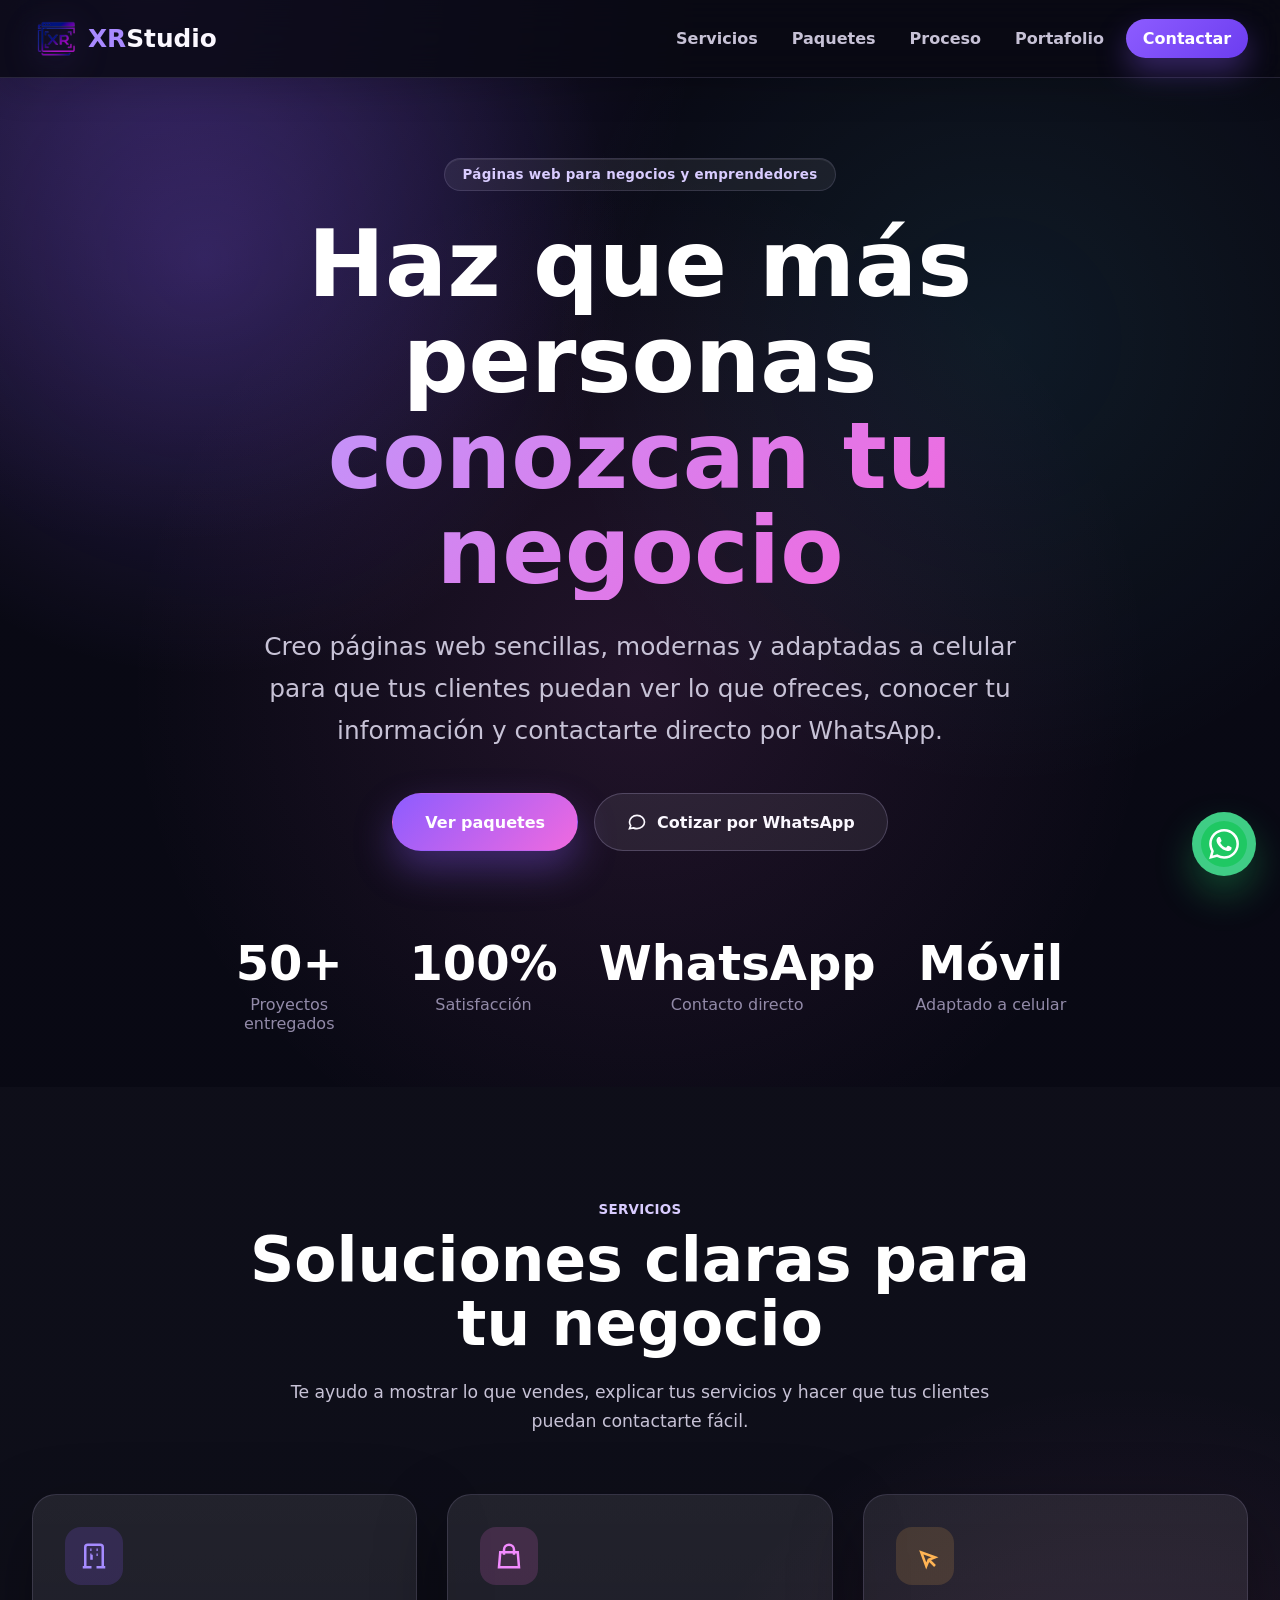
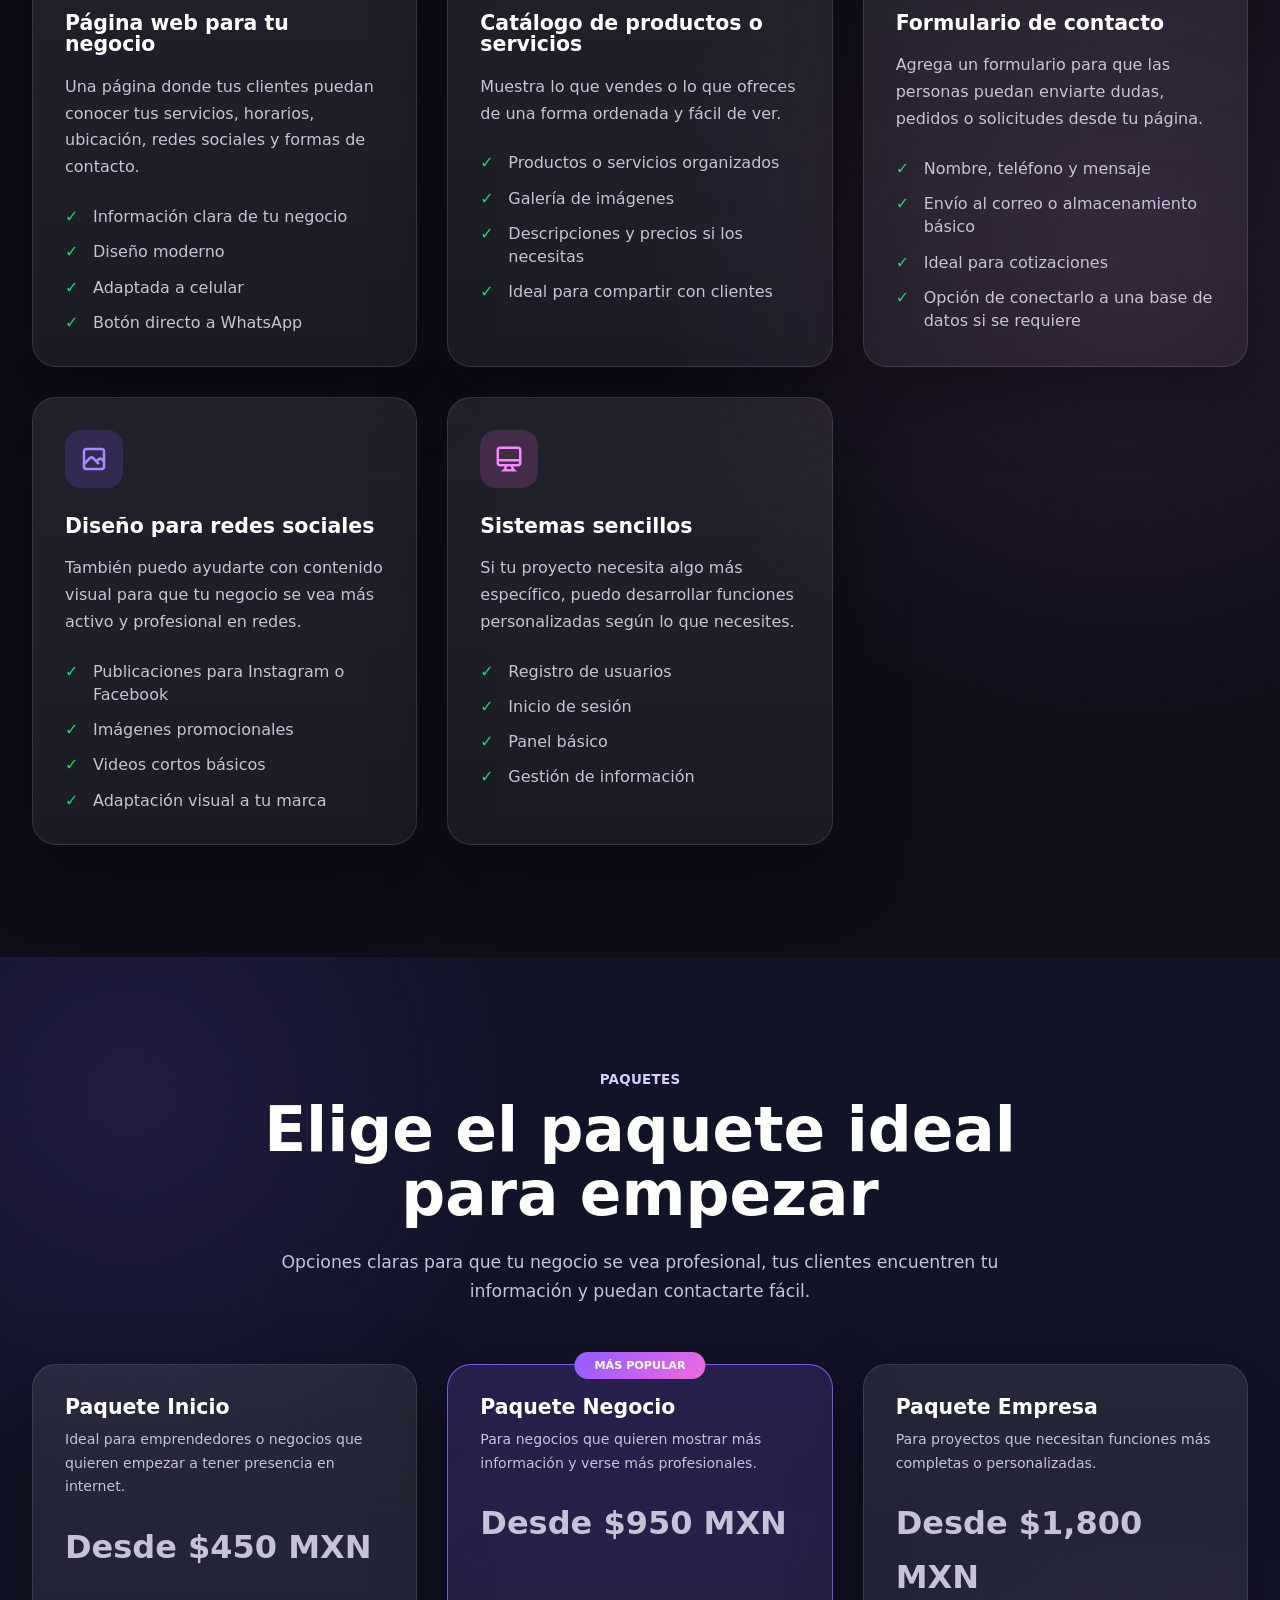
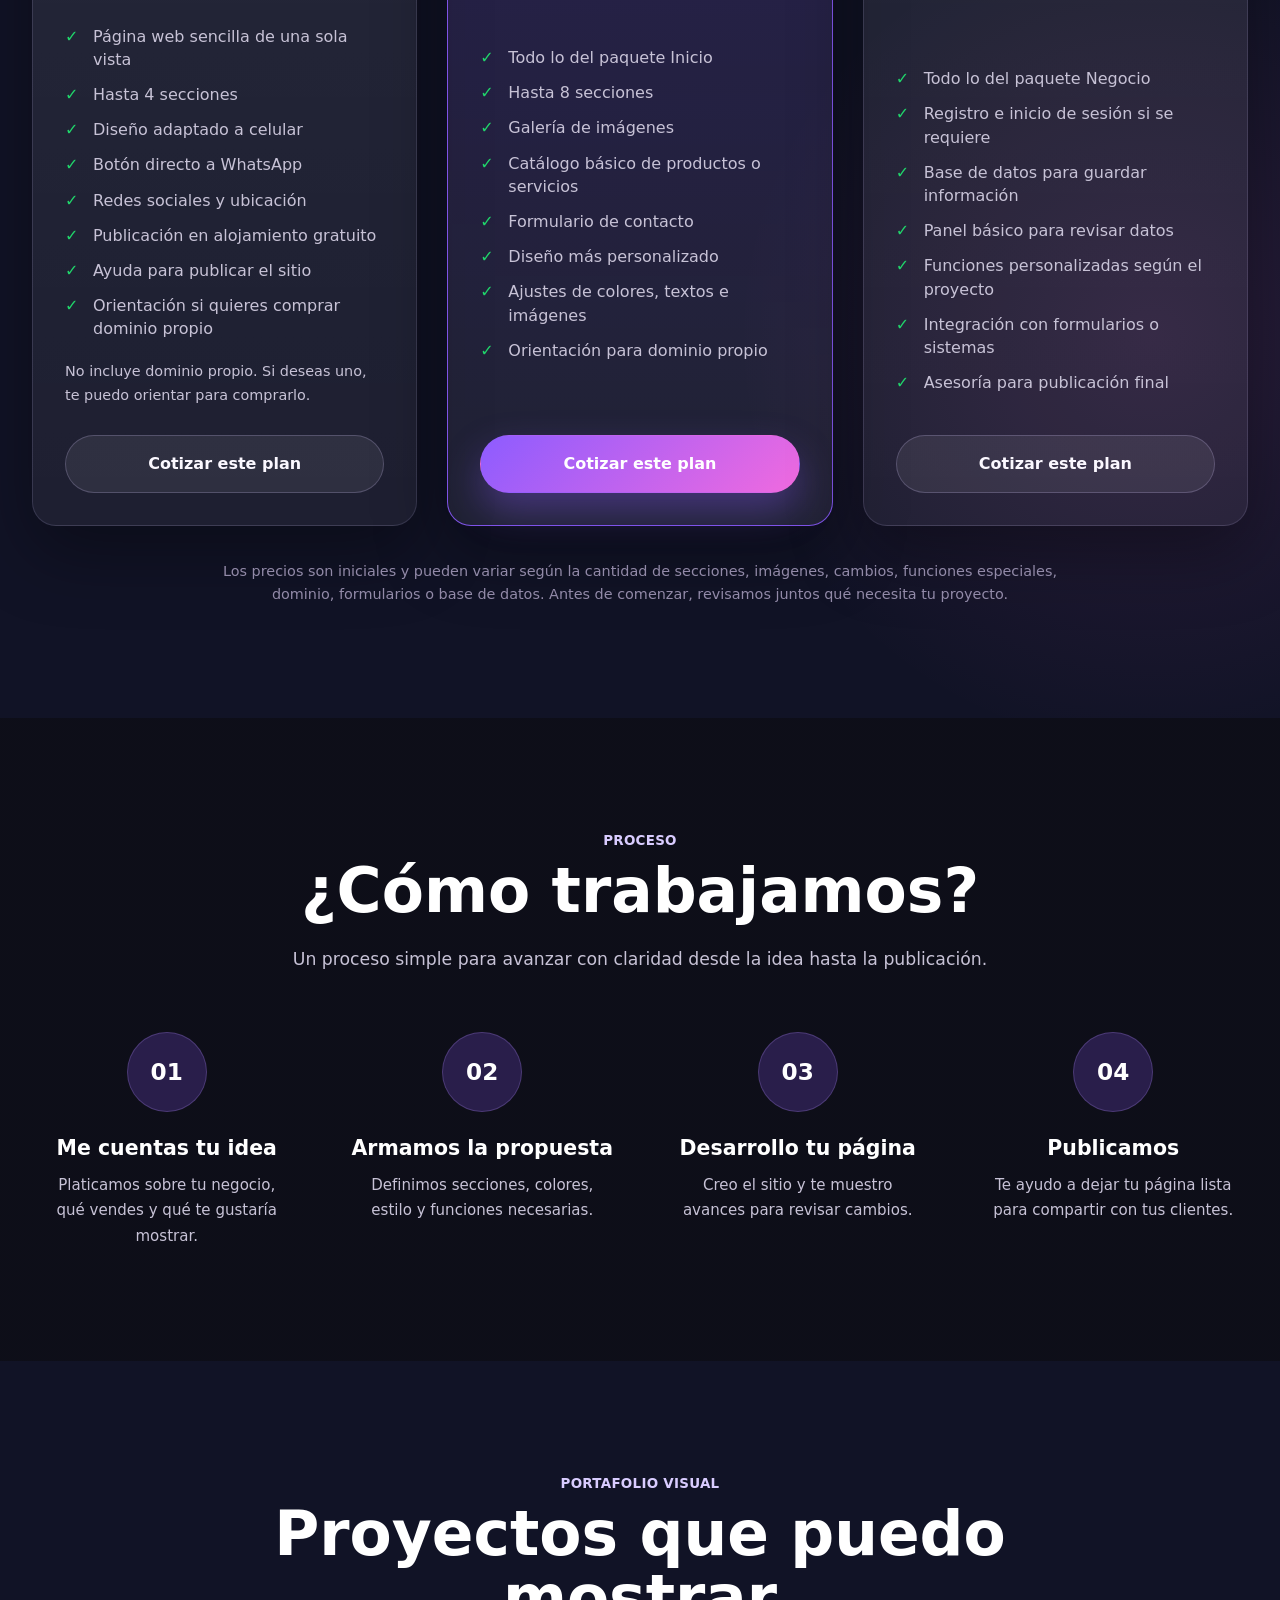
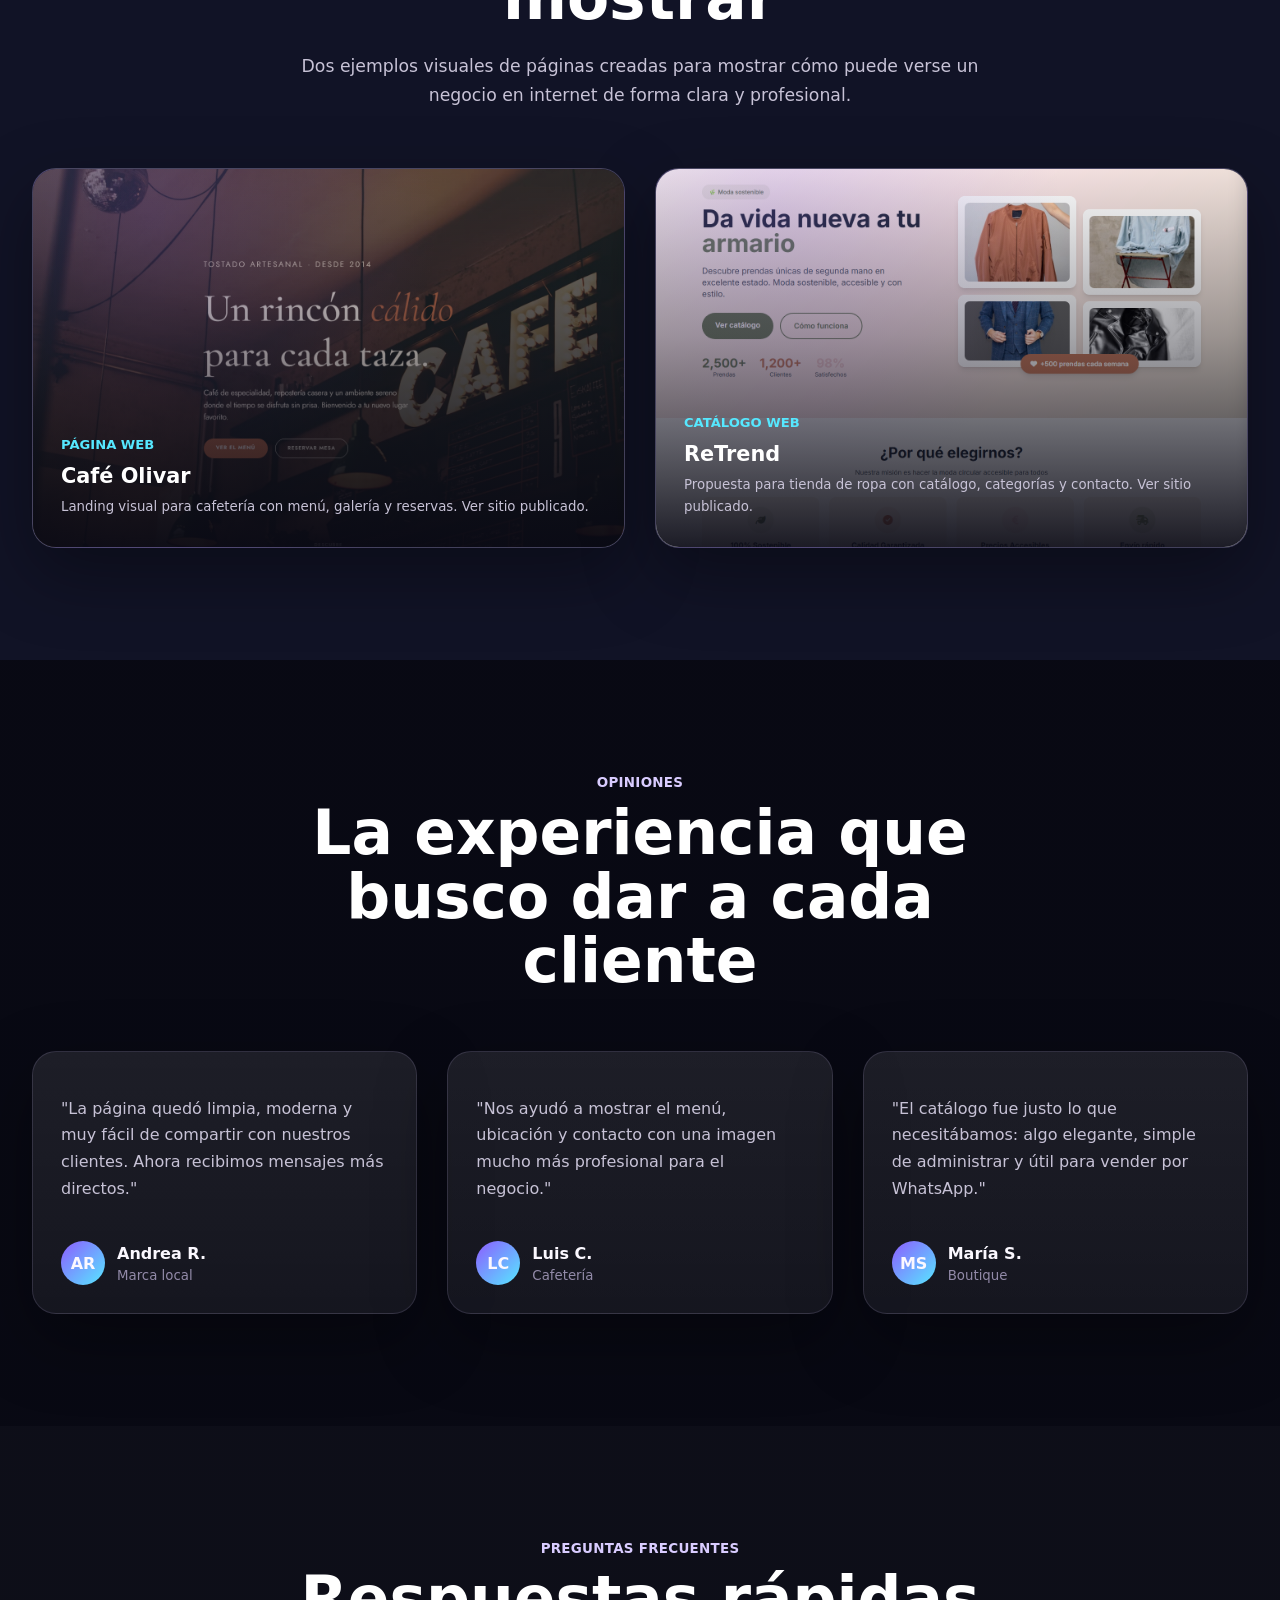
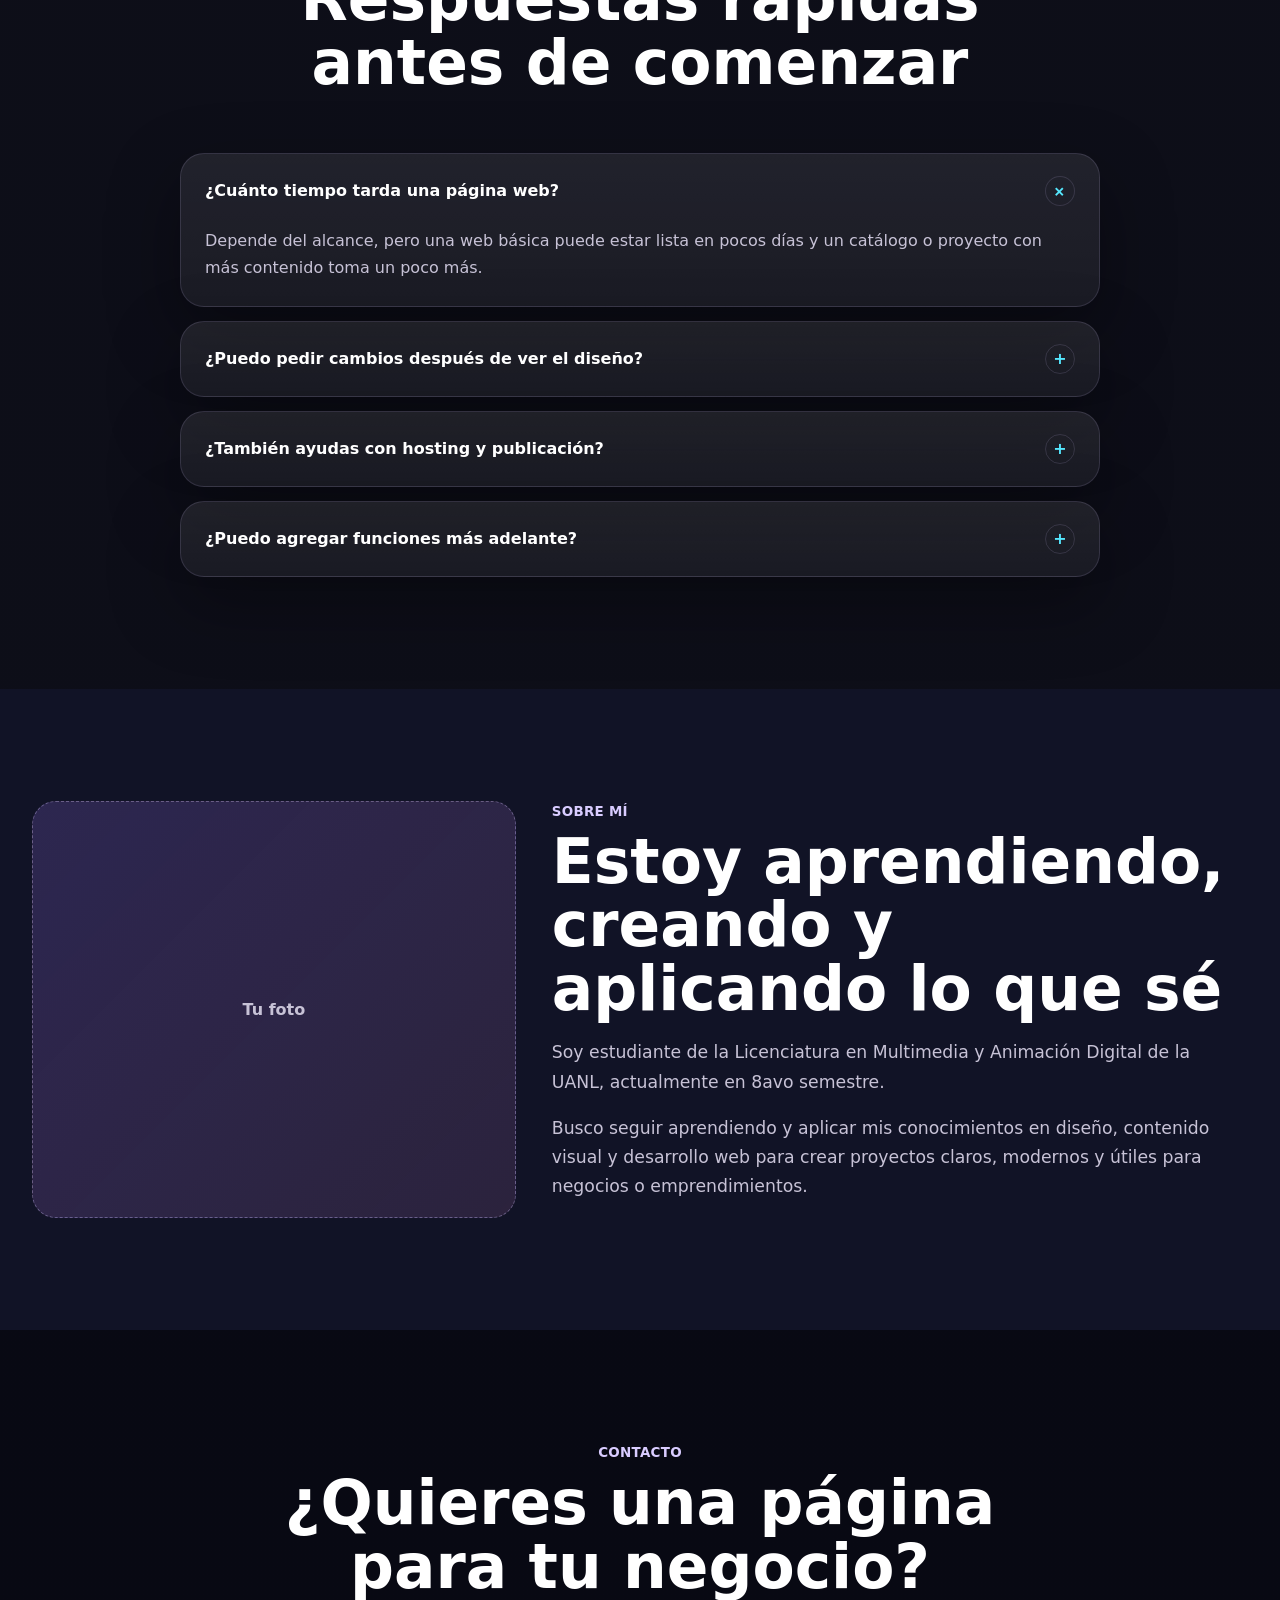
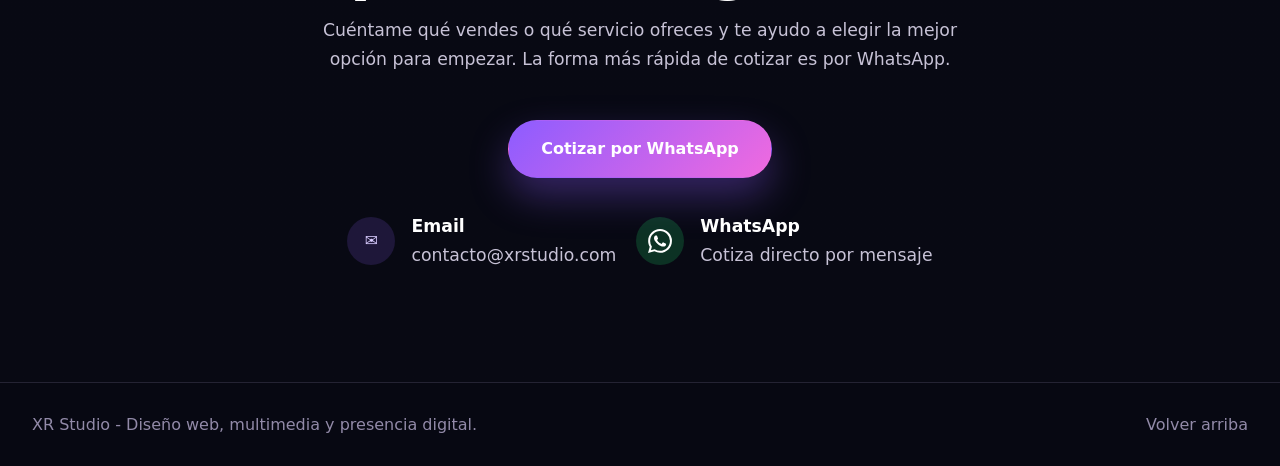
<file: index.html>
<!DOCTYPE html>
<html lang="es">
<head>
  <!--
    XR Studio - Portafolio web
    Estructura limpia basada en el sitio original:
    hero centrado, servicios en tarjetas, paquetes, proceso circular,
    portafolio visual como espacios editables, opiniones, FAQ, sobre mi y contacto.
  -->
  <meta charset="UTF-8">
  <meta name="viewport" content="width=device-width, initial-scale=1.0">
  <meta name="description" content="XR Studio crea páginas web sencillas, modernas y adaptadas a celular para negocios y emprendedores.">
  <title>XR Studio | Páginas web para negocios</title>
  <link rel="stylesheet" href="styles.css?v=6">
</head>
<body>
  <!-- Header fijo: navegación principal y botón de contacto. -->
  <header class="site-header" id="inicio">
    <a class="brand" href="#inicio" aria-label="Volver al inicio de XR Studio">
      <img class="brand-mark" src="assets/xr-digital-mark.png" alt="" aria-hidden="true">
      <span class="brand-name"><span>XR</span><strong>Studio</strong></span>
    </a>

    <button class="nav-toggle" type="button" aria-label="Abrir menu" aria-expanded="false">
      <span></span>
      <span></span>
      <span></span>
    </button>

    <nav class="main-nav" aria-label="Navegación principal">
      <a href="#servicios">Servicios</a>
      <a href="#paquetes">Paquetes</a>
      <a href="#proceso">Proceso</a>
      <a href="#portafolio">Portafolio</a>
      <a href="#contacto" class="nav-cta">Contactar</a>
    </nav>
  </header>

  <main>
    <!-- Hero: mantiene la esencia original, texto centrado y botones redondeados. -->
    <section class="hero">
      <div class="hero-bg" aria-hidden="true"></div>
      <div class="container hero-inner reveal">
        <p class="pill">Páginas web para negocios y emprendedores</p>
        <h1>Haz que más personas <span>conozcan tu negocio</span></h1>
        <p class="hero-text">Creo páginas web sencillas, modernas y adaptadas a celular para que tus clientes puedan ver lo que ofreces, conocer tu información y contactarte directo por WhatsApp.</p>
        <div class="hero-actions">
          <a class="btn btn-primary" href="#paquetes">Ver paquetes</a>
          <a class="btn btn-light whatsapp-link" href="#" target="_blank" rel="noopener">
            <svg aria-hidden="true" viewBox="0 0 24 24">
              <path d="M8 12h.01M12 12h.01M16 12h.01M21 12c0 4.418-4.03 8-9 8a9.863 9.863 0 0 1-4.255-.949L3 20l1.395-3.72C3.512 15.042 3 13.574 3 12c0-4.418 4.03-8 9-8s9 3.582 9 8z"></path>
            </svg>
            Cotizar por WhatsApp
          </a>
        </div>

        <!-- Métricas: igual que la intención original, sin recuadros. -->
        <div class="metrics" aria-label="Indicadores de XR Studio">
          <article>
            <strong>50+</strong>
            <span>Proyectos entregados</span>
          </article>
          <article>
            <strong>100%</strong>
            <span>Satisfacción</span>
          </article>
          <article>
            <strong>WhatsApp</strong>
            <span>Contacto directo</span>
          </article>
          <article>
            <strong>Móvil</strong>
            <span>Adaptado a celular</span>
          </article>
        </div>
      </div>
    </section>

    <!-- Servicios: conserva las tarjetas del diseño original, solo cambia la paleta. -->
    <section class="section services" id="servicios">
      <div class="container">
        <div class="section-heading reveal">
          <span class="section-kicker">Servicios</span>
          <h2>Soluciones claras para tu negocio</h2>
          <p>Te ayudo a mostrar lo que vendes, explicar tus servicios y hacer que tus clientes puedan contactarte fácil.</p>
        </div>

        <div class="service-grid">
          <article class="service-card reveal">
            <div class="service-icon blue" aria-hidden="true">
              <svg viewBox="0 0 24 24">
                <path d="M19 21V5a2 2 0 0 0-2-2H7a2 2 0 0 0-2 2v16m14 0h2m-2 0h-5m-9 0H3m2 0h5M9 7h1m-1 4h1m4-4h1m-1 4h1m-5 4v-4"></path>
              </svg>
            </div>
            <h3>Página web para tu negocio</h3>
            <p>Una página donde tus clientes puedan conocer tus servicios, horarios, ubicación, redes sociales y formas de contacto.</p>
            <ul class="check-list">
              <li>Información clara de tu negocio</li>
              <li>Diseño moderno</li>
              <li>Adaptada a celular</li>
              <li>Botón directo a WhatsApp</li>
            </ul>
          </article>

          <article class="service-card reveal">
            <div class="service-icon purple" aria-hidden="true">
              <svg viewBox="0 0 24 24">
                <path d="M16 11V7a4 4 0 0 0-8 0v4M5 9h14l1 12H4L5 9z"></path>
              </svg>
            </div>
            <h3>Catálogo de productos o servicios</h3>
            <p>Muestra lo que vendes o lo que ofreces de una forma ordenada y fácil de ver.</p>
            <ul class="check-list">
              <li>Productos o servicios organizados</li>
              <li>Galería de imágenes</li>
              <li>Descripciones y precios si los necesitas</li>
              <li>Ideal para compartir con clientes</li>
            </ul>
          </article>

          <article class="service-card reveal">
            <div class="service-icon amber" aria-hidden="true">
              <svg viewBox="0 0 24 24">
                <path d="M15 15l-2 5L9 9l11 4-5 2zm0 0 5 5"></path>
              </svg>
            </div>
            <h3>Formulario de contacto</h3>
            <p>Agrega un formulario para que las personas puedan enviarte dudas, pedidos o solicitudes desde tu página.</p>
            <ul class="check-list">
              <li>Nombre, teléfono y mensaje</li>
              <li>Envío al correo o almacenamiento básico</li>
              <li>Ideal para cotizaciones</li>
              <li>Opción de conectarlo a una base de datos si se requiere</li>
            </ul>
          </article>

          <article class="service-card reveal">
            <div class="service-icon blue" aria-hidden="true">
              <svg viewBox="0 0 24 24">
                <path d="M4 16l4.6-4.6a2 2 0 0 1 2.8 0L16 16m-2-2 1.6-1.6a2 2 0 0 1 2.8 0L20 14M14 8h.01M6 20h12a2 2 0 0 0 2-2V6a2 2 0 0 0-2-2H6a2 2 0 0 0-2 2v12a2 2 0 0 0 2 2z"></path>
              </svg>
            </div>
            <h3>Diseño para redes sociales</h3>
            <p>También puedo ayudarte con contenido visual para que tu negocio se vea más activo y profesional en redes.</p>
            <ul class="check-list">
              <li>Publicaciones para Instagram o Facebook</li>
              <li>Imágenes promocionales</li>
              <li>Videos cortos básicos</li>
              <li>Adaptación visual a tu marca</li>
            </ul>
          </article>

          <article class="service-card reveal">
            <div class="service-icon purple" aria-hidden="true">
              <svg viewBox="0 0 24 24">
                <path d="M9.75 17 9 20l-1 1h8l-1-1-.75-3M3 13h18M5 17h14a2 2 0 0 0 2-2V5a2 2 0 0 0-2-2H5a2 2 0 0 0-2 2v10a2 2 0 0 0 2 2z"></path>
              </svg>
            </div>
            <h3>Sistemas sencillos</h3>
            <p>Si tu proyecto necesita algo más específico, puedo desarrollar funciones personalizadas según lo que necesites.</p>
            <ul class="check-list">
              <li>Registro de usuarios</li>
              <li>Inicio de sesión</li>
              <li>Panel básico</li>
              <li>Gestión de información</li>
            </ul>
          </article>
        </div>
      </div>
    </section>

    <!-- Paquetes: mantiene la lógica del diseño original con tarjetas y botones redondeados. -->
    <section class="section packages" id="paquetes">
      <div class="package-bg" aria-hidden="true"></div>
      <div class="container">
        <div class="section-heading reveal">
          <span class="section-kicker">Paquetes</span>
          <h2>Elige el paquete ideal para empezar</h2>
          <p>Opciones claras para que tu negocio se vea profesional, tus clientes encuentren tu información y puedan contactarte fácil.</p>
        </div>

        <div class="package-grid">
          <article class="package-card reveal">
            <div>
              <h3>Paquete Inicio</h3>
              <p class="package-subtitle">Ideal para emprendedores o negocios que quieren empezar a tener presencia en internet.</p>
              <p class="price">Desde $450 MXN</p>
            </div>
            <ul class="check-list">
              <li>Página web sencilla de una sola vista</li>
              <li>Hasta 4 secciones</li>
              <li>Diseño adaptado a celular</li>
              <li>Botón directo a WhatsApp</li>
              <li>Redes sociales y ubicación</li>
              <li>Publicación en alojamiento gratuito</li>
              <li>Ayuda para publicar el sitio</li>
              <li>Orientación si quieres comprar dominio propio</li>
            </ul>
            <p class="package-note">No incluye dominio propio. Si deseas uno, te puedo orientar para comprarlo.</p>
            <a class="btn btn-outline whatsapp-link" href="#" target="_blank" rel="noopener">Cotizar este plan</a>
          </article>

          <article class="package-card featured reveal">
            <span class="popular">Más popular</span>
            <div>
              <h3>Paquete Negocio</h3>
              <p class="package-subtitle">Para negocios que quieren mostrar más información y verse más profesionales.</p>
              <p class="price">Desde $950 MXN</p>
            </div>
            <ul class="check-list">
              <li>Todo lo del paquete Inicio</li>
              <li>Hasta 8 secciones</li>
              <li>Galería de imágenes</li>
              <li>Catálogo básico de productos o servicios</li>
              <li>Formulario de contacto</li>
              <li>Diseño más personalizado</li>
              <li>Ajustes de colores, textos e imágenes</li>
              <li>Orientación para dominio propio</li>
            </ul>
            <a class="btn btn-primary whatsapp-link" href="#" target="_blank" rel="noopener">Cotizar este plan</a>
          </article>

          <article class="package-card reveal">
            <div>
              <h3>Paquete Empresa</h3>
              <p class="package-subtitle">Para proyectos que necesitan funciones más completas o personalizadas.</p>
              <p class="price">Desde $1,800 MXN</p>
            </div>
            <ul class="check-list">
              <li>Todo lo del paquete Negocio</li>
              <li>Registro e inicio de sesión si se requiere</li>
              <li>Base de datos para guardar información</li>
              <li>Panel básico para revisar datos</li>
              <li>Funciones personalizadas según el proyecto</li>
              <li>Integración con formularios o sistemas</li>
              <li>Asesoría para publicación final</li>
            </ul>
            <a class="btn btn-outline whatsapp-link" href="#" target="_blank" rel="noopener">Cotizar este plan</a>
          </article>
        </div>

        <p class="pricing-note reveal">Los precios son iniciales y pueden variar según la cantidad de secciones, imágenes, cambios, funciones especiales, dominio, formularios o base de datos. Antes de comenzar, revisamos juntos qué necesita tu proyecto.</p>
      </div>
    </section>

    <!-- Proceso: mantiene los círculos numerados del desarrollo original. -->
    <section class="section process" id="proceso">
      <div class="container">
        <div class="section-heading reveal">
          <span class="section-kicker">Proceso</span>
          <h2>¿Cómo trabajamos?</h2>
          <p>Un proceso simple para avanzar con claridad desde la idea hasta la publicación.</p>
        </div>

        <div class="process-grid">
          <article class="process-step reveal">
            <span>01</span>
            <h3>Me cuentas tu idea</h3>
            <p>Platicamos sobre tu negocio, qué vendes y qué te gustaría mostrar.</p>
          </article>
          <article class="process-step reveal">
            <span>02</span>
            <h3>Armamos la propuesta</h3>
            <p>Definimos secciones, colores, estilo y funciones necesarias.</p>
          </article>
          <article class="process-step reveal">
            <span>03</span>
            <h3>Desarrollo tu página</h3>
            <p>Creo el sitio y te muestro avances para revisar cambios.</p>
          </article>
          <article class="process-step reveal">
            <span>04</span>
            <h3>Publicamos</h3>
            <p>Te ayudo a dejar tu página lista para compartir con tus clientes.</p>
          </article>
        </div>
      </div>
    </section>

    <!-- Portafolio visual: proyectos con captura y enlace público. -->
    <section class="section portfolio" id="portafolio">
      <div class="container">
        <div class="section-heading reveal">
          <span class="section-kicker">Portafolio visual</span>
          <h2>Proyectos que puedo mostrar</h2>
          <p>Dos ejemplos visuales de páginas creadas para mostrar cómo puede verse un negocio en internet de forma clara y profesional.</p>
        </div>

        <div class="portfolio-grid">
          <a class="portfolio-slot reveal" href="https://coffeolivar.netlify.app/" target="_blank" rel="noopener" aria-label="Abrir página Café Olivar">
            <img src="assets/portfolio-coffee.png" alt="Captura de la página Café Olivar">
            <span>Página web</span>
            <strong>Café Olivar</strong>
            <small>Landing visual para cafetería con menú, galería y reservas. Ver sitio publicado.</small>
          </a>
          <a class="portfolio-slot reveal" href="https://re-trend.netlify.app/" target="_blank" rel="noopener" aria-label="Abrir página ReTrend">
            <img src="assets/portfolio-ropita.png" alt="Captura de la página ReTrend">
            <span>Catálogo web</span>
            <strong>ReTrend</strong>
            <small>Propuesta para tienda de ropa con catálogo, categorías y contacto. Ver sitio publicado.</small>
          </a>
        </div>
      </div>
    </section>

    <!-- Opiniones: sección social debajo del portafolio visual. -->
    <section class="section testimonials" id="opiniones">
      <div class="container">
        <div class="section-heading reveal">
          <span class="section-kicker">Opiniones</span>
          <h2>La experiencia que busco dar a cada cliente</h2>
        </div>

        <div class="testimonial-grid">
          <article class="testimonial-card reveal">
            <p>"La página quedó limpia, moderna y muy fácil de compartir con nuestros clientes. Ahora recibimos mensajes más directos."</p>
            <div><span>AR</span><strong>Andrea R.</strong><small>Marca local</small></div>
          </article>
          <article class="testimonial-card reveal">
            <p>"Nos ayudó a mostrar el menú, ubicación y contacto con una imagen mucho más profesional para el negocio."</p>
            <div><span>LC</span><strong>Luis C.</strong><small>Cafetería</small></div>
          </article>
          <article class="testimonial-card reveal">
            <p>"El catálogo fue justo lo que necesitábamos: algo elegante, simple de administrar y útil para vender por WhatsApp."</p>
            <div><span>MS</span><strong>María S.</strong><small>Boutique</small></div>
          </article>
        </div>
      </div>
    </section>

    <!-- FAQ: acordeón editable para preguntas frecuentes. -->
    <section class="section faq" id="faq">
      <div class="container">
        <div class="section-heading reveal">
          <span class="section-kicker">Preguntas frecuentes</span>
          <h2>Respuestas rápidas antes de comenzar</h2>
        </div>

        <div class="faq-list reveal">
          <article class="faq-item is-open">
            <button type="button" aria-expanded="true">¿Cuánto tiempo tarda una página web?<span>+</span></button>
            <div class="faq-answer"><p>Depende del alcance, pero una web básica puede estar lista en pocos días y un catálogo o proyecto con más contenido toma un poco más.</p></div>
          </article>
          <article class="faq-item">
            <button type="button" aria-expanded="false">¿Puedo pedir cambios después de ver el diseño?<span>+</span></button>
            <div class="faq-answer"><p>Sí. La idea es ajustar el resultado para que se sienta alineado con tu marca, tus textos y el objetivo del sitio.</p></div>
          </article>
          <article class="faq-item">
            <button type="button" aria-expanded="false">¿También ayudas con hosting y publicación?<span>+</span></button>
            <div class="faq-answer"><p>Sí, puedo orientarte para publicarlo y dejarlo listo para compartir con tus clientes.</p></div>
          </article>
          <article class="faq-item">
            <button type="button" aria-expanded="false">¿Puedo agregar funciones más adelante?<span>+</span></button>
            <div class="faq-answer"><p>Sí. Podemos empezar con algo sencillo y después agregar catálogo, formularios, paneles o formas de guardar información según lo que necesites.</p></div>
          </article>
        </div>
      </div>
    </section>

    <!-- Sobre mi: espacio para foto y descripción personal. -->
    <section class="section about" id="sobre-mi">
      <div class="container about-grid">
        <div class="photo-placeholder reveal">
          <span>Tu foto</span>
        </div>
        <div class="about-copy reveal">
          <span class="section-kicker">Sobre mí</span>
          <h2>Estoy aprendiendo, creando y aplicando lo que sé</h2>
          <p>Soy estudiante de la Licenciatura en Multimedia y Animación Digital de la UANL, actualmente en 8avo semestre.</p>
          <p>Busco seguir aprendiendo y aplicar mis conocimientos en diseño, contenido visual y desarrollo web para crear proyectos claros, modernos y útiles para negocios o emprendimientos.</p>
        </div>
      </div>
    </section>

    <!-- Contacto: CTA directo a WhatsApp. -->
    <section class="section contact" id="contacto">
      <div class="container contact-grid">
        <div class="contact-copy reveal">
          <span class="section-kicker">Contacto</span>
          <h2>¿Quieres una página para tu negocio?</h2>
          <p>Cuéntame qué vendes o qué servicio ofreces y te ayudo a elegir la mejor opción para empezar. La forma más rápida de cotizar es por WhatsApp.</p>
          <a class="btn btn-primary whatsapp-link contact-cta" href="#" target="_blank" rel="noopener">Cotizar por WhatsApp</a>
          <div class="contact-methods">
            <div>
              <span class="method-icon">✉</span>
              <p><strong>Email</strong><br>contacto@xrstudio.com</p>
            </div>
            <div>
              <span class="method-icon whatsapp-mini">
                <svg aria-hidden="true" viewBox="0 0 24 24"><path d="M17.472 14.382c-.297-.149-1.758-.867-2.03-.967-.273-.099-.471-.148-.67.15-.197.297-.767.966-.94 1.164-.173.199-.347.223-.644.075-.297-.15-1.255-.463-2.39-1.475-.883-.788-1.48-1.761-1.653-2.059-.173-.297-.018-.458.13-.606.134-.133.298-.347.446-.52.149-.174.198-.298.298-.497.099-.198.05-.371-.025-.52-.075-.149-.669-1.612-.916-2.207-.242-.579-.487-.5-.669-.51-.173-.008-.371-.01-.57-.01-.198 0-.52.074-.792.372-.272.297-1.04 1.016-1.04 2.479 0 1.462 1.065 2.875 1.213 3.074.149.198 2.096 3.2 5.077 4.487.709.306 1.262.489 1.694.625.712.227 1.36.195 1.871.118.571-.085 1.758-.719 2.006-1.413.248-.694.248-1.289.173-1.413-.074-.124-.272-.198-.57-.347m-5.421 7.403h-.004a9.87 9.87 0 0 1-5.031-1.378l-.361-.214-3.741.982.998-3.648-.235-.374a9.86 9.86 0 0 1-1.51-5.26c.001-5.45 4.436-9.884 9.888-9.884 2.64 0 5.122 1.03 6.988 2.898a9.825 9.825 0 0 1 2.893 6.994c-.003 5.45-4.437 9.884-9.885 9.884m8.413-18.297A11.815 11.815 0 0 0 12.05 0C5.495 0 .16 5.335.157 11.892c0 2.096.547 4.142 1.588 5.945L.057 24l6.305-1.654a11.882 11.882 0 0 0 5.683 1.448h.005c6.554 0 11.89-5.335 11.893-11.893a11.821 11.821 0 0 0-3.48-8.413z"></path></svg>
              </span>
              <p><strong>WhatsApp</strong><br>Cotiza directo por mensaje</p>
            </div>
          </div>
        </div>
      </div>
    </section>
  </main>

  <!-- Botón flotante: vector oficial de WhatsApp y enlace configurado desde script.js. -->
  <a class="whatsapp-float whatsapp-link" href="#" target="_blank" rel="noopener" aria-label="Contactar por WhatsApp">
    <svg aria-hidden="true" viewBox="0 0 24 24">
      <path d="M17.472 14.382c-.297-.149-1.758-.867-2.03-.967-.273-.099-.471-.148-.67.15-.197.297-.767.966-.94 1.164-.173.199-.347.223-.644.075-.297-.15-1.255-.463-2.39-1.475-.883-.788-1.48-1.761-1.653-2.059-.173-.297-.018-.458.13-.606.134-.133.298-.347.446-.52.149-.174.198-.298.298-.497.099-.198.05-.371-.025-.52-.075-.149-.669-1.612-.916-2.207-.242-.579-.487-.5-.669-.51-.173-.008-.371-.01-.57-.01-.198 0-.52.074-.792.372-.272.297-1.04 1.016-1.04 2.479 0 1.462 1.065 2.875 1.213 3.074.149.198 2.096 3.2 5.077 4.487.709.306 1.262.489 1.694.625.712.227 1.36.195 1.871.118.571-.085 1.758-.719 2.006-1.413.248-.694.248-1.289.173-1.413-.074-.124-.272-.198-.57-.347m-5.421 7.403h-.004a9.87 9.87 0 0 1-5.031-1.378l-.361-.214-3.741.982.998-3.648-.235-.374a9.86 9.86 0 0 1-1.51-5.26c.001-5.45 4.436-9.884 9.888-9.884 2.64 0 5.122 1.03 6.988 2.898a9.825 9.825 0 0 1 2.893 6.994c-.003 5.45-4.437 9.884-9.885 9.884m8.413-18.297A11.815 11.815 0 0 0 12.05 0C5.495 0 .16 5.335.157 11.892c0 2.096.547 4.142 1.588 5.945L.057 24l6.305-1.654a11.882 11.882 0 0 0 5.683 1.448h.005c6.554 0 11.89-5.335 11.893-11.893a11.821 11.821 0 0 0-3.48-8.413z"></path>
    </svg>
  </a>

  <!-- Footer: cierre simple de marca. -->
  <footer class="site-footer">
    <div class="container footer-inner">
      <p>XR Studio - Diseño web, multimedia y presencia digital.</p>
      <a href="#inicio">Volver arriba</a>
    </div>
  </footer>

  <script src="script.js?v=6"></script>
</body>
</html>
</file>
<file: styles.css>
/*
  XR Studio - estilos principales
  Paleta morada/oscura aplicada sobre la estructura original:
  hero centrado, métricas sin recuadro, servicios en tarjetas,
  paquetes con plan destacado y proceso con círculos numerados.
*/

:root {
  --bg: #090914;
  --bg-2: #0f1024;
  --section: #0c0d1b;
  --section-soft: #111326;
  --card: rgba(255, 255, 255, 0.055);
  --card-strong: rgba(255, 255, 255, 0.085);
  --line: rgba(213, 196, 255, 0.14);
  --line-strong: rgba(184, 145, 255, 0.42);
  --text: #fbf8ff;
  --heading: #ffffff;
  --muted: #c7c2d6;
  --soft: #928aa8;
  --purple: #8d5cff;
  --purple-2: #6c3df0;
  --pink: #f06adf;
  --cyan: #56e8ff;
  --green: #20d66b;
  --amber: #ffb454;
  --shadow: 0 26px 70px rgba(0, 0, 0, 0.35);
  --radius: 24px;
  --max: 1216px;
}

* {
  box-sizing: border-box;
}

html {
  scroll-behavior: smooth;
}

body {
  margin: 0;
  min-height: 100vh;
  overflow-x: hidden;
  color: var(--text);
  background:
    radial-gradient(circle at 12% 0%, rgba(141, 92, 255, 0.22), transparent 34rem),
    radial-gradient(circle at 88% 22%, rgba(240, 106, 223, 0.12), transparent 30rem),
    linear-gradient(180deg, var(--bg) 0%, #080913 100%);
  font-family: Inter, ui-sans-serif, system-ui, -apple-system, BlinkMacSystemFont, "Segoe UI", sans-serif;
  -webkit-font-smoothing: antialiased;
}

body.nav-open {
  overflow: hidden;
}

a {
  color: inherit;
  text-decoration: none;
}

button,
input,
select,
textarea {
  font: inherit;
}

svg {
  display: block;
  width: 1em;
  height: 1em;
}

img {
  display: block;
  max-width: 100%;
}

.container {
  width: min(100% - 40px, var(--max));
  margin: 0 auto;
}

/* Header fijo y limpio, inspirado en la navegación original. */
.site-header {
  position: sticky;
  top: 0;
  z-index: 50;
  display: flex;
  align-items: center;
  justify-content: space-between;
  gap: 24px;
  min-height: 78px;
  padding: 0 max(20px, calc((100vw - var(--max)) / 2));
  border-bottom: 1px solid var(--line);
  background: rgba(9, 9, 20, 0.78);
  backdrop-filter: blur(18px);
  box-shadow: 0 12px 34px rgba(0, 0, 0, 0.16);
}

.brand {
  display: inline-flex;
  align-items: center;
  gap: 10px;
  min-width: 0;
  font-size: clamp(1.25rem, 3vw, 1.55rem);
  font-weight: 850;
  letter-spacing: 0;
}

.brand-mark {
  flex: 0 0 auto;
  width: 46px;
  height: 46px;
  object-fit: contain;
  filter: drop-shadow(0 10px 18px rgba(141, 92, 255, 0.28));
}

.brand-name {
  display: inline-flex;
  align-items: baseline;
}

.brand-name span {
  color: #a98aff;
}

.brand-name strong {
  color: var(--text);
}

.main-nav {
  display: flex;
  align-items: center;
  gap: 10px;
}

.main-nav a {
  color: var(--muted);
  padding: 10px 12px;
  border-radius: 999px;
  font-weight: 650;
  transition: color 180ms ease, background 180ms ease, transform 180ms ease;
}

.main-nav a:hover {
  color: var(--text);
  background: rgba(255, 255, 255, 0.06);
  transform: translateY(-1px);
}

.main-nav .nav-cta {
  min-width: 122px;
  color: #fff;
  text-align: center;
  background: linear-gradient(135deg, var(--purple), var(--purple-2));
  box-shadow: 0 14px 30px rgba(141, 92, 255, 0.34);
}

.nav-toggle {
  display: none;
  flex: 0 0 44px;
  width: 44px;
  height: 44px;
  border: 1px solid var(--line);
  border-radius: 14px;
  color: var(--text);
  background: rgba(255, 255, 255, 0.06);
}

.nav-toggle span {
  display: block;
  width: 20px;
  height: 2px;
  margin: 5px auto;
  background: currentColor;
  transition: transform 200ms ease, opacity 200ms ease;
}

/* Hero centrado: sin recuadros ni mockup, como en la captura original. */
.hero {
  position: relative;
  display: grid;
  min-height: calc(100vh - 78px);
  place-items: center;
  padding: 80px 0 54px;
  overflow: hidden;
}

.hero-bg {
  position: absolute;
  inset: 0;
  z-index: -1;
  background:
    radial-gradient(circle at 16% 18%, rgba(141, 92, 255, 0.24), transparent 26rem),
    radial-gradient(circle at 78% 26%, rgba(86, 232, 255, 0.08), transparent 28rem),
    radial-gradient(circle at 50% 60%, rgba(240, 106, 223, 0.11), transparent 32rem);
}

.hero-inner {
  text-align: center;
}

.pill,
.section-kicker {
  display: inline-flex;
  align-items: center;
  justify-content: center;
  width: fit-content;
  max-width: 100%;
  margin: 0;
  color: #d9ccff;
  font-size: 0.84rem;
  font-weight: 850;
  letter-spacing: 0.02em;
  text-transform: uppercase;
}

.pill {
  padding: 8px 18px;
  border: 1px solid var(--line);
  border-radius: 999px;
  background: rgba(255, 255, 255, 0.065);
  box-shadow: inset 0 1px 0 rgba(255, 255, 255, 0.08);
  text-transform: none;
}

h1,
h2,
h3,
p {
  overflow-wrap: anywhere;
}

h1,
h2,
h3 {
  margin: 0;
  color: var(--heading);
  line-height: 1.04;
  letter-spacing: 0;
}

h1 {
  max-width: 960px;
  margin: 26px auto 0;
  font-size: clamp(3rem, 7.2vw, 6.35rem);
  font-weight: 900;
}

h1 span {
  display: block;
  color: transparent;
  background: linear-gradient(135deg, #b99cff 0%, #f06adf 80%);
  -webkit-background-clip: text;
  background-clip: text;
}

h2 {
  max-width: 840px;
  margin: 10px auto 0;
  font-size: clamp(2.1rem, 4.8vw, 4.25rem);
  font-weight: 900;
}

h3 {
  font-size: 1.28rem;
  font-weight: 850;
}

.hero-text,
.section-heading p,
.service-card p,
.package-card p,
.process-step p,
.testimonial-card p,
.about-copy p,
.contact-copy p,
.portfolio-slot small,
.faq-answer p {
  color: var(--muted);
  line-height: 1.68;
}

.hero-text {
  max-width: 760px;
  margin: 26px auto 0;
  font-size: clamp(1.08rem, 2.4vw, 1.55rem);
}

.hero-actions {
  display: flex;
  flex-wrap: wrap;
  justify-content: center;
  gap: 16px;
  margin-top: 42px;
}

.btn {
  display: inline-flex;
  align-items: center;
  justify-content: center;
  gap: 10px;
  min-height: 58px;
  padding: 0 32px;
  border: 1px solid transparent;
  border-radius: 999px;
  font-weight: 850;
  cursor: pointer;
  transition: transform 180ms ease, box-shadow 180ms ease, border-color 180ms ease, background 180ms ease;
}

.btn svg {
  flex: 0 0 auto;
  width: 20px;
  height: 20px;
  fill: none;
  stroke: currentColor;
  stroke-width: 2;
}

.btn:hover {
  transform: translateY(-2px);
}

.btn-primary {
  color: #fff;
  background: linear-gradient(135deg, var(--purple), var(--pink));
  box-shadow: 0 18px 38px rgba(141, 92, 255, 0.34);
}

.btn-light,
.btn-outline {
  color: var(--text);
  border-color: rgba(214, 198, 255, 0.22);
  background: rgba(255, 255, 255, 0.075);
}

.btn-light:hover,
.btn-outline:hover {
  border-color: rgba(240, 106, 223, 0.5);
  background: rgba(255, 255, 255, 0.11);
}

/* Métricas sin tarjetas, respetando la sensación de “solo escrito”. */
.metrics {
  display: grid;
  grid-template-columns: repeat(4, 1fr);
  gap: 36px;
  max-width: 860px;
  margin: 88px auto 0;
}

.metrics article {
  text-align: center;
}

.metrics strong {
  display: block;
  color: var(--heading);
  font-size: clamp(2rem, 4vw, 3rem);
  line-height: 1;
}

.metrics span {
  display: block;
  margin-top: 8px;
  color: var(--soft);
}

/* Secciones generales. */
.section {
  position: relative;
  padding: 112px 0;
}

.services,
.process,
.faq {
  background: rgba(255, 255, 255, 0.018);
}

.section-heading {
  max-width: 790px;
  margin: 0 auto 58px;
  text-align: center;
}

.section-heading p {
  max-width: 720px;
  margin: 22px auto 0;
  font-size: 1.08rem;
}

.service-grid,
.package-grid,
.process-grid,
.testimonial-grid,
.portfolio-grid {
  display: grid;
  gap: 30px;
}

/* Servicios: tres tarjetas como el original, con icono y checklist. */
.service-grid {
  grid-template-columns: repeat(3, 1fr);
}

.service-card,
.package-card,
.testimonial-card,
.faq-item {
  border: 1px solid var(--line);
  border-radius: var(--radius);
  background: linear-gradient(180deg, var(--card-strong), var(--card));
  box-shadow: var(--shadow);
}

.service-card {
  min-height: 414px;
  padding: 32px;
  transition: transform 240ms cubic-bezier(0.175, 0.885, 0.32, 1.12), border-color 200ms ease, background 200ms ease;
}

.service-card:hover {
  transform: translateY(-10px);
  border-color: var(--line-strong);
  background: linear-gradient(180deg, rgba(141, 92, 255, 0.13), rgba(255, 255, 255, 0.055));
}

.service-icon {
  display: grid;
  place-items: center;
  width: 58px;
  height: 58px;
  margin-bottom: 28px;
  border-radius: 16px;
  transition: transform 220ms ease, background 220ms ease;
}

.service-card:hover .service-icon {
  transform: scale(1.05);
}

.service-icon svg {
  width: 30px;
  height: 30px;
  fill: none;
  stroke: currentColor;
  stroke-width: 2;
}

.service-icon.blue {
  color: #a58bff;
  background: rgba(141, 92, 255, 0.18);
}

.service-icon.purple {
  color: #f38bff;
  background: rgba(240, 106, 223, 0.16);
}

.service-icon.amber {
  color: var(--amber);
  background: rgba(255, 180, 84, 0.15);
}

.service-card p {
  margin: 18px 0 24px;
}

.check-list {
  display: grid;
  gap: 12px;
  margin: 0;
  padding: 0;
  list-style: none;
}

.check-list li {
  position: relative;
  padding-left: 28px;
  color: var(--muted);
  line-height: 1.45;
}

.check-list li::before {
  content: "✓";
  position: absolute;
  left: 0;
  top: 0;
  color: var(--green);
  font-weight: 900;
}

/* Paquetes: conserva el plan central destacado. */
.packages {
  overflow: hidden;
  background: var(--section-soft);
}

.package-bg {
  position: absolute;
  inset: 0;
  pointer-events: none;
  background:
    radial-gradient(circle at 10% 10%, rgba(141, 92, 255, 0.13), transparent 24rem),
    radial-gradient(circle at 90% 72%, rgba(240, 106, 223, 0.11), transparent 26rem);
}

.package-grid {
  position: relative;
  grid-template-columns: repeat(3, 1fr);
  align-items: stretch;
}

.package-card {
  position: relative;
  display: flex;
  flex-direction: column;
  justify-content: space-between;
  gap: 28px;
  min-height: 448px;
  padding: 32px;
  transition: transform 220ms ease, border-color 220ms ease;
}

.package-card:hover {
  transform: translateY(-8px);
  border-color: var(--line-strong);
}

.package-card.featured {
  border-color: rgba(141, 92, 255, 0.88);
  background: linear-gradient(180deg, rgba(141, 92, 255, 0.18), rgba(255, 255, 255, 0.065));
}

.popular {
  position: absolute;
  top: -13px;
  left: 50%;
  transform: translateX(-50%);
  padding: 7px 20px;
  border-radius: 999px;
  color: #fff;
  background: linear-gradient(135deg, var(--purple), var(--pink));
  font-size: 0.7rem;
  font-weight: 900;
  text-transform: uppercase;
}

.package-subtitle {
  margin: 10px 0 0;
  color: var(--soft);
  font-size: 0.88rem;
}

.price {
  margin: 22px 0;
  color: var(--heading);
  font-size: 2rem;
  font-weight: 900;
}

.price span {
  color: var(--soft);
  font-size: 0.9rem;
  font-weight: 600;
}

.package-note,
.pricing-note {
  color: var(--soft);
  font-size: 0.9rem;
  line-height: 1.6;
}

.package-note {
  margin: -10px 0 0;
}

.pricing-note {
  max-width: 840px;
  margin: 34px auto 0;
  text-align: center;
}

/* Proceso: círculos numerados, sin tarjetas, como el desarrollo original. */
.process-grid {
  grid-template-columns: repeat(4, 1fr);
  gap: 46px;
}

.process-step {
  text-align: center;
}

.process-step span {
  display: grid;
  place-items: center;
  width: 80px;
  height: 80px;
  margin: 0 auto 26px;
  border-radius: 50%;
  color: #fff;
  background: rgba(141, 92, 255, 0.22);
  border: 1px solid rgba(184, 145, 255, 0.24);
  font-size: 1.45rem;
  font-weight: 900;
  transition: transform 220ms ease, background 220ms ease, box-shadow 220ms ease;
}

.process-step:hover span {
  transform: translateY(-6px);
  background: linear-gradient(135deg, var(--purple), var(--pink));
  box-shadow: 0 18px 36px rgba(141, 92, 255, 0.32);
}

.process-step p {
  max-width: 240px;
  margin: 14px auto 0;
  font-size: 0.94rem;
}

/* Portafolio: tarjetas visuales con capturas reales. */
.portfolio {
  background: var(--section-soft);
}

.portfolio-grid {
  grid-template-columns: repeat(2, minmax(0, 1fr));
}

.portfolio-slot {
  position: relative;
  overflow: hidden;
  display: grid;
  align-content: end;
  min-height: 380px;
  padding: 28px;
  border: 1px solid rgba(213, 196, 255, 0.22);
  border-radius: var(--radius);
  background:
    linear-gradient(180deg, rgba(255, 255, 255, 0.035), rgba(255, 255, 255, 0.07)),
    radial-gradient(circle at 20% 15%, rgba(141, 92, 255, 0.22), transparent 16rem);
  box-shadow: var(--shadow);
  transition: transform 220ms ease, border-color 220ms ease, background 220ms ease;
}

.portfolio-slot::before {
  content: "";
  position: absolute;
  inset: 0;
  z-index: 1;
  background:
    linear-gradient(180deg, rgba(9, 9, 20, 0.02) 0%, rgba(9, 9, 20, 0.36) 44%, rgba(9, 9, 20, 0.92) 100%),
    radial-gradient(circle at 20% 12%, rgba(141, 92, 255, 0.2), transparent 18rem);
}

.portfolio-slot img {
  position: absolute;
  inset: 0;
  width: 100%;
  height: 100%;
  object-fit: cover;
  filter: saturate(0.95) contrast(1.03);
  transition: transform 260ms ease, filter 260ms ease;
}

.portfolio-slot:hover {
  transform: translateY(-8px);
  border-color: rgba(240, 106, 223, 0.58);
  background:
    linear-gradient(180deg, rgba(141, 92, 255, 0.12), rgba(255, 255, 255, 0.075)),
    radial-gradient(circle at 20% 15%, rgba(240, 106, 223, 0.24), transparent 16rem);
}

.portfolio-slot:hover img {
  transform: scale(1.04);
  filter: saturate(1.08) contrast(1.05);
}

.portfolio-slot span {
  position: relative;
  z-index: 2;
  color: var(--cyan);
  font-size: 0.82rem;
  font-weight: 850;
  text-transform: uppercase;
}

.portfolio-slot strong {
  position: relative;
  z-index: 2;
  margin-top: 12px;
  color: var(--heading);
  font-size: 1.3rem;
}

.portfolio-slot small {
  position: relative;
  z-index: 2;
  margin-top: 8px;
}

/* Opiniones. */
.testimonial-grid {
  grid-template-columns: repeat(3, 1fr);
}

.testimonial-card {
  display: grid;
  align-content: space-between;
  min-height: 250px;
  padding: 28px;
}

.testimonial-card div {
  display: grid;
  grid-template-columns: 44px 1fr;
  column-gap: 12px;
  align-items: center;
  margin-top: 22px;
}

.testimonial-card span {
  grid-row: span 2;
  display: grid;
  place-items: center;
  width: 44px;
  height: 44px;
  border-radius: 50%;
  background: linear-gradient(135deg, var(--purple), var(--cyan));
  font-weight: 900;
}

.testimonial-card small {
  color: var(--soft);
}

/* FAQ con acordeón. */
.faq-list {
  display: grid;
  gap: 14px;
  max-width: 920px;
  margin: 0 auto;
}

.faq-item {
  overflow: hidden;
}

.faq-item button {
  display: flex;
  align-items: center;
  justify-content: space-between;
  gap: 18px;
  width: 100%;
  padding: 22px 24px;
  border: 0;
  color: var(--heading);
  background: transparent;
  text-align: left;
  font-weight: 850;
  cursor: pointer;
}

.faq-item button span {
  flex: 0 0 auto;
  display: grid;
  place-items: center;
  width: 30px;
  height: 30px;
  border: 1px solid var(--line);
  border-radius: 50%;
  color: var(--cyan);
  transition: transform 180ms ease;
}

.faq-item.is-open button span {
  transform: rotate(45deg);
}

.faq-answer {
  display: grid;
  grid-template-rows: 0fr;
  transition: grid-template-rows 240ms ease;
}

.faq-answer p {
  min-height: 0;
  overflow: hidden;
  margin: 0;
  padding: 0 24px;
}

.faq-item.is-open .faq-answer {
  grid-template-rows: 1fr;
}

.faq-item.is-open .faq-answer p {
  padding-bottom: 24px;
}

/* Sobre mí. */
.about {
  background: var(--section-soft);
}

.about-grid {
  display: grid;
  grid-template-columns: 0.82fr 1.18fr;
  gap: 36px;
  align-items: stretch;
}

.photo-placeholder {
  display: grid;
  place-items: center;
  min-height: 410px;
  border: 1px dashed rgba(213, 196, 255, 0.36);
  border-radius: var(--radius);
  color: var(--muted);
  background:
    linear-gradient(135deg, rgba(141, 92, 255, 0.16), rgba(240, 106, 223, 0.08)),
    rgba(255, 255, 255, 0.045);
  font-weight: 850;
}

.about-copy {
  align-self: center;
}

.about-copy p {
  max-width: 680px;
  font-size: 1.08rem;
}

/* Contacto. */
.contact-grid {
  display: grid;
  max-width: 820px;
  justify-items: center;
  text-align: center;
}

.contact-copy p {
  max-width: 680px;
  margin-right: auto;
  margin-left: auto;
  font-size: 1.08rem;
}

.contact-cta {
  margin-top: 28px;
}

.contact-methods {
  display: flex;
  flex-wrap: wrap;
  justify-content: center;
  gap: 20px;
  margin-top: 34px;
}

.contact-methods div {
  display: flex;
  align-items: center;
  text-align: left;
  gap: 16px;
}

.contact-methods p {
  margin: 0;
  color: var(--muted);
}

.contact-methods strong {
  color: var(--heading);
}

.method-icon {
  display: grid;
  place-items: center;
  flex: 0 0 48px;
  width: 48px;
  height: 48px;
  border-radius: 50%;
  color: #d9ccff;
  background: rgba(141, 92, 255, 0.16);
}

.method-icon svg {
  width: 24px;
  height: 24px;
  fill: currentColor;
}

.whatsapp-mini {
  color: #fff;
  background: rgba(32, 214, 107, 0.2);
}

/* Botón flotante de WhatsApp con vector real. */
.whatsapp-float {
  position: fixed;
  right: 24px;
  bottom: 24px;
  z-index: 60;
  display: grid;
  place-items: center;
  width: 64px;
  height: 64px;
  border: 9px solid rgba(177, 221, 255, 0.22);
  border-radius: 50%;
  color: #fff;
  background: #1fc863;
  box-shadow: 0 18px 38px rgba(31, 200, 99, 0.32);
  transition: transform 180ms ease, box-shadow 180ms ease;
}

.whatsapp-float:hover {
  transform: translateY(-4px) scale(1.05);
  box-shadow: 0 20px 46px rgba(31, 200, 99, 0.45);
}

.whatsapp-float svg {
  width: 30px;
  height: 30px;
  fill: currentColor;
}

/* Footer. */
.site-footer {
  border-top: 1px solid var(--line);
  background: #070812;
}

.footer-inner {
  display: flex;
  justify-content: space-between;
  gap: 20px;
  padding: 32px 0;
  color: var(--soft);
}

.footer-inner p {
  margin: 0;
}

.footer-inner a:hover {
  color: var(--text);
}

/* Animaciones suaves. */
.reveal {
  opacity: 1;
  transform: translateY(0);
}

body.js-enabled .reveal {
  transition: opacity 520ms ease, transform 520ms ease;
}

/* Responsive. */
@media (max-width: 1020px) {
  .service-grid,
  .package-grid,
  .testimonial-grid,
  .portfolio-grid {
    grid-template-columns: repeat(2, 1fr);
  }

  .process-grid {
    grid-template-columns: repeat(2, 1fr);
  }

  .contact-grid,
  .about-grid {
    grid-template-columns: 1fr;
  }
}

@media (max-width: 900px) {
  .container {
    width: min(100% - 32px, var(--max));
  }

  .site-header {
    min-height: 70px;
    padding: 0 16px;
  }

  .nav-toggle {
    display: block;
  }

  .nav-open .nav-toggle span:nth-child(1) {
    transform: translateY(7px) rotate(45deg);
  }

  .nav-open .nav-toggle span:nth-child(2) {
    opacity: 0;
  }

  .nav-open .nav-toggle span:nth-child(3) {
    transform: translateY(-7px) rotate(-45deg);
  }

  .main-nav {
    position: fixed;
    inset: 70px 12px auto 12px;
    display: grid;
    gap: 4px;
    padding: 14px;
    border: 1px solid var(--line);
    border-radius: 22px;
    background: rgba(9, 9, 20, 0.97);
    box-shadow: var(--shadow);
    opacity: 0;
    pointer-events: none;
    transform: translateY(-12px);
    transition: opacity 180ms ease, transform 180ms ease;
  }

  .nav-open .main-nav {
    opacity: 1;
    pointer-events: auto;
    transform: translateY(0);
  }

  .main-nav a {
    padding: 14px;
  }

  .hero {
    min-height: auto;
    padding: 72px 0 42px;
  }

  .hero-inner,
  .section-heading {
    overflow: hidden;
  }

  h1 {
    max-width: 100%;
    font-size: clamp(2.35rem, 10.4vw, 3.1rem);
    line-height: 1.12;
  }

  h2 {
    max-width: 100%;
    font-size: clamp(1.9rem, 8.6vw, 2.55rem);
    line-height: 1.12;
  }

  .hero-text,
  .section-heading p {
    font-size: 1rem;
  }

  .hero-actions {
    flex-direction: column;
    align-items: stretch;
  }

  .btn {
    width: 100%;
    min-height: 56px;
  }

  .metrics {
    grid-template-columns: repeat(2, 1fr);
    gap: 28px;
    margin-top: 62px;
  }

  .section {
    padding: 84px 0;
  }

  .service-grid,
  .package-grid,
  .process-grid,
  .testimonial-grid,
  .portfolio-grid {
    grid-template-columns: 1fr;
  }

  .process-grid {
    gap: 36px;
  }

  .portfolio-slot {
    min-height: 230px;
  }

  .photo-placeholder {
    min-height: 320px;
  }

  .footer-inner {
    flex-direction: column;
  }

  .whatsapp-float {
    right: 16px;
    bottom: 16px;
    width: 60px;
    height: 60px;
  }
}

@media (max-width: 768px) {
  .container {
    width: min(100% - 28px, var(--max));
  }

  .service-grid,
  .package-grid,
  .process-grid,
  .testimonial-grid,
  .portfolio-grid {
    grid-template-columns: 1fr;
  }

  .service-card,
  .package-card {
    padding: 26px;
  }

  .hero-actions,
  .contact-cta {
    width: 100%;
  }

  .btn {
    width: 100%;
    text-align: center;
  }

  .main-nav {
    text-align: center;
  }

  .contact-methods div {
    justify-content: center;
    text-align: left;
  }
}

@media (prefers-reduced-motion: reduce) {
  *,
  *::before,
  *::after {
    scroll-behavior: auto !important;
    animation-duration: 0.01ms !important;
    animation-iteration-count: 1 !important;
    transition-duration: 0.01ms !important;
  }
}
</file>
